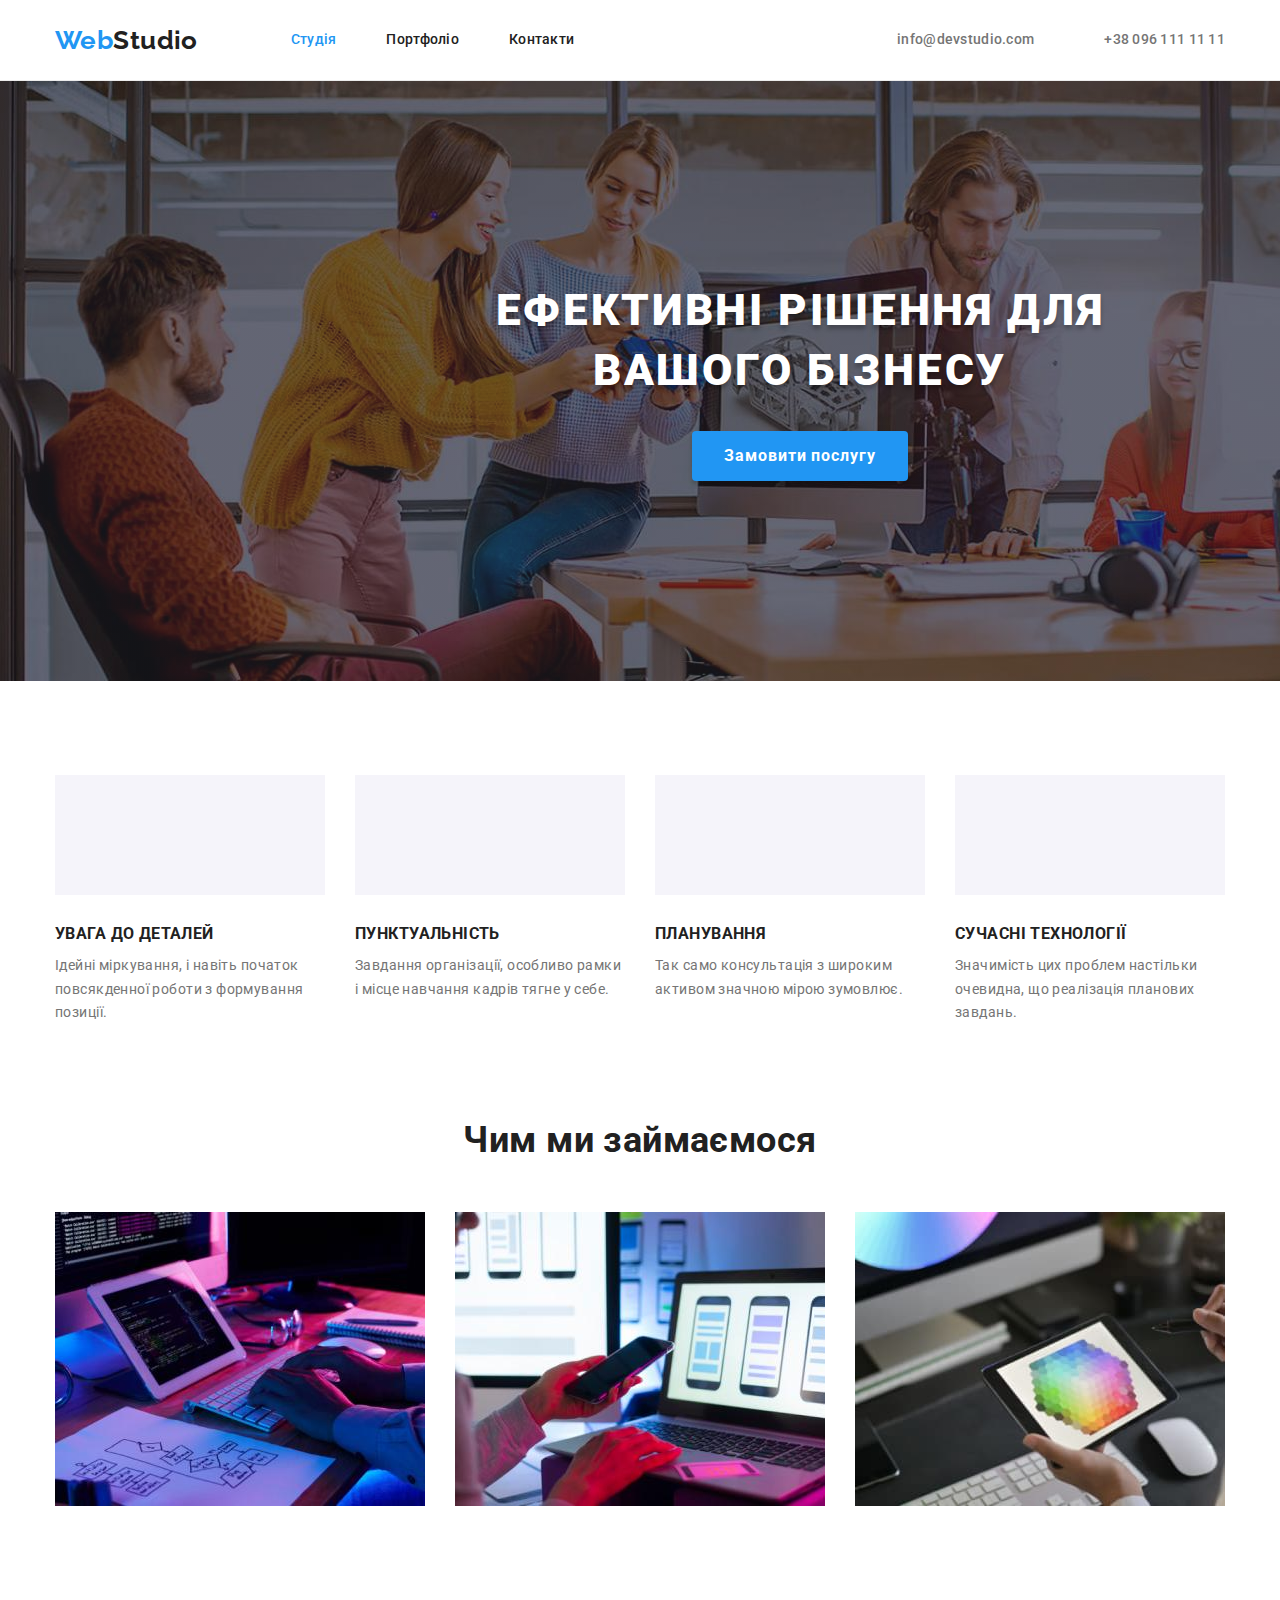
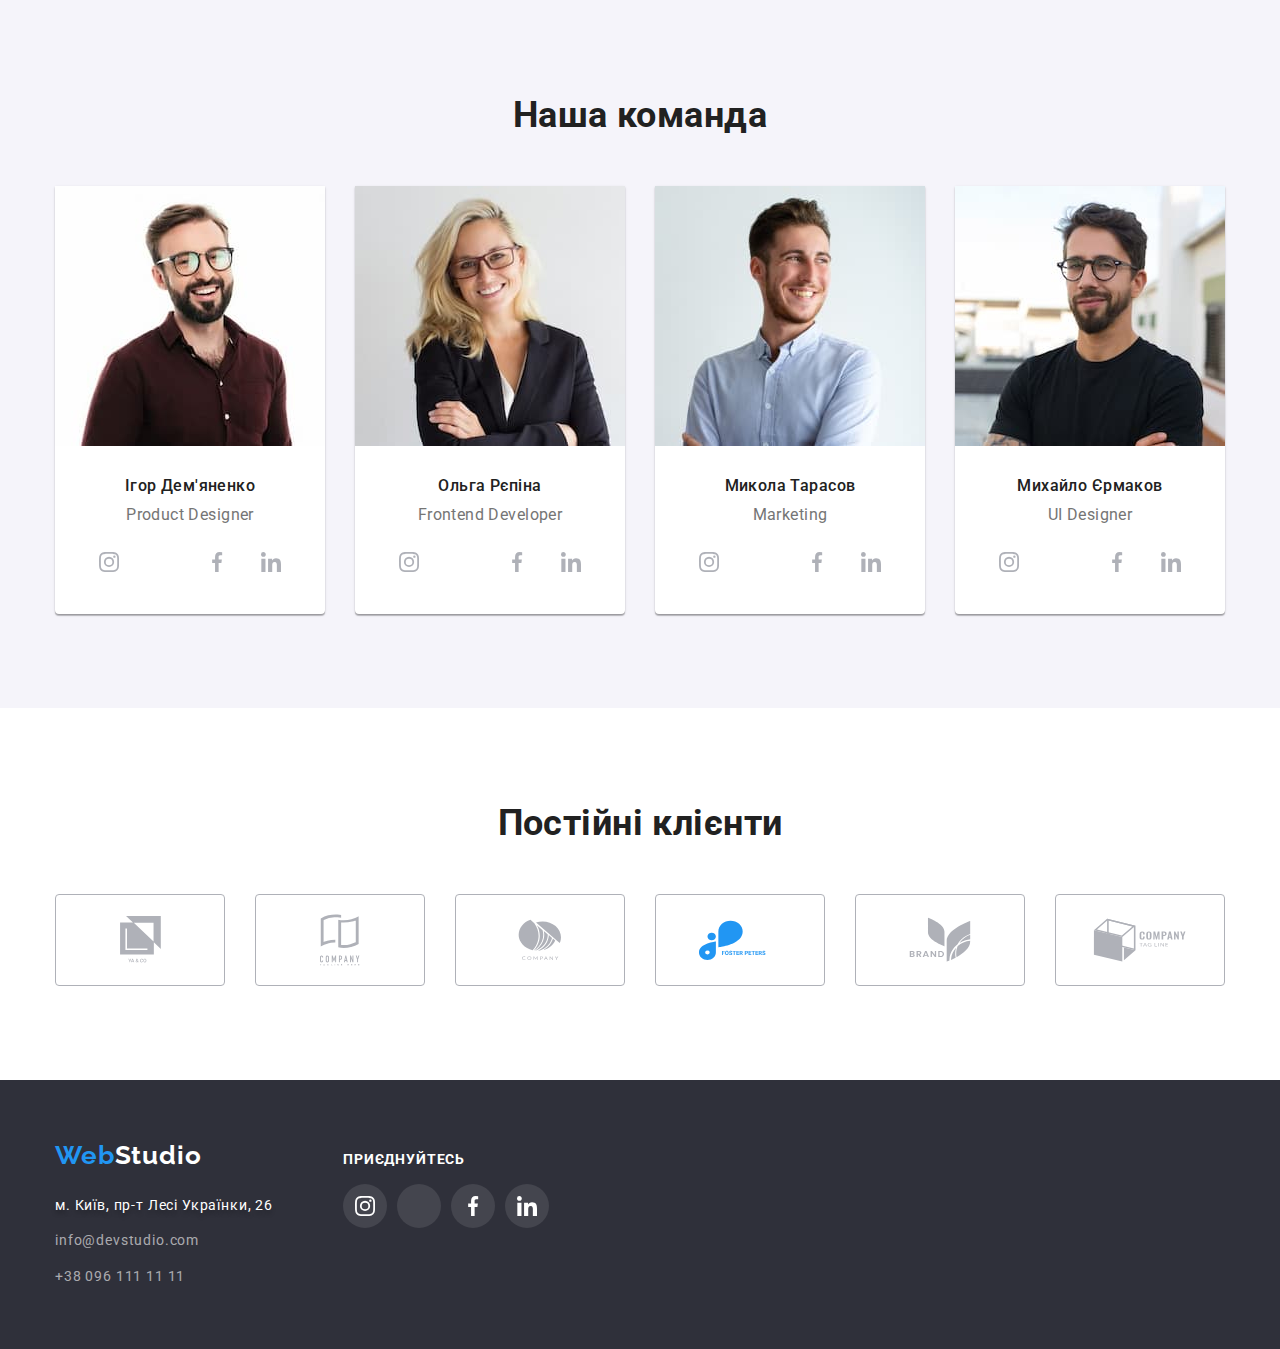
<file: index.html>
<!DOCTYPE html>
<html lang="ru">

<head>
  <meta charset="UTF-8">
  <meta http-equiv="X-UA-Compatible" content="IE=edge">
  <meta name="viewport" content="width=device-width, initial-scale=1.0">
  <title>Студія</title>
  <link href="https://fonts.googleapis.com/css2?family=Raleway:wght@700&family=Roboto:wght@400;500;700;900&display=swap"
    rel="stylesheet">
  <link rel="stylesheet" href="https://cdnjs.cloudflare.com/ajax/libs/modern-normalize/1.1.0/modern-normalize.min.css">
  <link rel="stylesheet" href="./css/styles.css">
</head>

<body>
  <header class="header">
    <div class="conteiner nav-main">
      <nav class="nav-contact">
        <a class="logo" href="./index.html"><span class="web">Web</span>Studio</a>
        <ul class="nav-item">
          <li class="item"><a href="./index.html" class="sate current">Студія</a></li>
          <li class="item"><a href="./portfolio.html" class="sate">Портфоліо</a></li>
          <li class="item"><a href="#contacts" class="sate">Контакти</a></li>
        </ul>
      </nav>
      <ul class="nav-herder">
        <li class="item">
          <a href="mailto:info@devstudio.com" class="contact">
            <svg class="icon-nav envelope">
              <use href="./images/icons.svg#icon-envelope">
              </use>
            </svg>info@devstudio.com</a>
        </li>
        <li class="item">
          <a href="tel:+380961111111" class="contact">
            <svg class="icon-nav smartphone">
              <use href="./images/icons.svg#icon-smartphone"></use>
            </svg> +38 096 111 11 11</a>
        </li>
      </ul>
    </div>
  </header>
  <main>

    <section class="hero">
      <div class="conteiner">
        <h1 class="hero-text">Ефективні рішення для вашого бізнесу</h1>
        <button type="button" class="button">Замовити послугу</button>
      </div>

    </section>


    <section class="work">
      <div class="conteiner ">
        <h2 class="visually-hidden">Перелік</h2>
        <ul class="work-benefis">
          <li class="benefits-item">
            <div class="group-cont">
              <svg class="group">
                <use href="./images/icons.svg#icon-antenna">
                </use>
              </svg>
            </div>
            <h3 class="benefits">УВАГА ДО ДЕТАЛЕЙ</h3>
            <p class="work-lits">
              Ідейні міркування, і навіть початок повсякденної роботи з
              формування позиції.
            </p>
          </li>

          <li class="benefits-item">
            <div class="group-cont">
              <svg class="group">
                <use href="./images/icons.svg#icon-clock">
                </use>
              </svg>
            </div>
            <h3 class="benefits">ПУНКТУАЛЬНІСТЬ</h3>
            <p class="work-lits">
              Завдання організації, особливо рамки і місце навчання кадрів тягне
              у себе.
            </p>
          </li>

          <li class="benefits-item">
            <div class="group-cont">
              <svg class="group">
                <use href="./images/icons.svg#icon-diagram">
                </use>
              </svg>
            </div>
            <h3 class="benefits">ПЛАНУВАННЯ</h3>
            <p class="work-lits">
              Так само консультація з широким активом значною мірою зумовлює.
            </p>
          </li>

          <li class="benefits-item">
            <div class="group-cont">
              <svg class="group">
                <use href="./images/icons.svg#icon-astronaut">
                </use>
              </svg>
            </div>
            <h3 class="benefits">СУЧАСНІ ТЕХНОЛОГІЇ</h3>
            <p class="work-lits">
              Значимість цих проблем настільки очевидна, що реалізація планових
              завдань.
            </p>
          </li>
        </ul>
      </div>
    </section>

    <section class="doing">
      <div class="conteiner">
        <h2 class="doing-titel">Чим ми займаємося</h2>
        <ul class="doing-item">
          <li class="doing-foto"><img class="img" src="./images/img1.jpg" alt="написання_коду" width="370"></li>
          <li class="doing-foto"><img class="img" src="./images/img2.jpg" alt="Оформлення" width="370"></li>
          <li class="doing-foto"><img class="img" src="./images/img3.jpg" alt="стилізація" width="370"></li>
        </ul>
      </div>
    </section>

    <section class="team">
      <div class="conteiner">
        <h2 class="team-titel">Наша команда</h2>
        <ul class="team-item">
          <li class="team-card">
            <img class="img" src="./images/img4.jpg" alt="Ігор Дем'яненко" width="270">
            <h3 class="tean-name">Ігор Дем'яненко</h3>
            <p class="profession">Product Designer</p>
            <ul class="social-list">
              <li class="social-item">
                <a href="https://instagram.com" class="bottom-social">
                  <svg class="social">
                    <use href="./images/icons.svg#icon-instagram">
                    </use>
                  </svg>
                </a>
              </li>
              <li class="social-item">
                <a href="https://twitter.com" class="bottom-social">
                  <svg class="social">
                    <use href="./images/icons.svg#icon-Twitter">
                    </use>
                  </svg>
                </a>
              </li>
              <li class="social-item">
                <a href="https://facebook.com" class="bottom-social">
                  <svg class="social">
                    <use href="./images/icons.svg#icon-facebook">
                    </use>
                  </svg>
                </a>
              </li>
              <li class="social-item">
                <a href="https://linkedin.com" class="bottom-social">
                  <svg class="social">
                    <use href="./images/icons.svg#icon-linkedin">
                    </use>
                  </svg>
                </a>
              </li>
            </ul>
          </li>

          <li class="team-card">
            <img class="img" src="./images/img5.jpg" alt="Ольга Рєпіна" width="270">
            <h3 class="tean-name">Ольга Рєпіна</h3>
            <p class="profession">Frontend Developer</p>
            <ul class="social-list">
              <li class="social-item">
                <a href="https://instagram.com">
                  <div class="bottom-social">
                    <svg class="social">
                      <use href="./images/icons.svg#icon-instagram">
                      </use>
                    </svg>
                  </div>
                </a>
              </li>

              <li class="social-item">
                <a href="https://twitter.com">
                  <div class="bottom-social">
                    <svg class="social">
                      <use href="./images/icons.svg#icon-Twitter">
                      </use>
                    </svg>
                  </div>

                </a>
              </li>

              <li class="social-item">
                <a href="https://facebook.com">
                  <div class="bottom-social">
                    <svg class="social">
                      <use href="./images/icons.svg#icon-facebook">
                      </use>
                    </svg>
                  </div>

                </a>
              </li>

              <li class="social-item">
                <a href="https://linkedin.com">
                  <div class="bottom-social">
                    <svg class="social">
                      <use href="./images/icons.svg#icon-linkedin">
                      </use>
                    </svg>
                  </div>

                </a>
              </li>
            </ul>
          </li>

          <li class="team-card">
            <img class="img" src="./images/img6.jpg" alt="Микола Тарасов" width="270">
            <h3 class="tean-name">Микола Тарасов</h3>
            <p class="profession">Marketing</p>
            <ul class="social-list">
              <li class="social-item">
                <a href="https://instagram.com">
                  <div class="bottom-social">
                    <svg class="social">
                      <use href="./images/icons.svg#icon-instagram">
                      </use>
                    </svg>
                  </div>
                </a>
              </li>

              <li class="social-item">
                <a href="https://twitter.com">
                  <div class="bottom-social">
                    <svg class="social">
                      <use href="./images/icons.svg#icon-Twitter">
                      </use>
                    </svg>
                  </div>

                </a>
              </li>

              <li class="social-item">
                <a href="https://facebook.com">
                  <div class="bottom-social">
                    <svg class="social">
                      <use href="./images/icons.svg#icon-facebook">
                      </use>
                    </svg>
                  </div>

                </a>
              </li>

              <li class="social-item">
                <a href="https://linkedin.com">
                  <div class="bottom-social">
                    <svg class="social">
                      <use href="./images/icons.svg#icon-linkedin">
                      </use>
                    </svg>
                  </div>

                </a>
              </li>
            </ul>
          </li>

          <li class="team-card">
            <img class="img" src="./images/img7.jpg" alt="Михайло Єрмаков" width="270">
            <h3 class="tean-name">Михайло Єрмаков</h3>
            <p class="profession">UI Designer</p>
            <ul class="social-list">
              <li class="social-item">
                <a href="https://instagram.com">
                  <div class="bottom-social">
                    <svg class="social">
                      <use href="./images/icons.svg#icon-instagram">
                      </use>
                    </svg>
                  </div>
                </a>
              </li>

              <li class="social-item">
                <a href="https://twitter.com">
                  <div class="bottom-social">
                    <svg class="social">
                      <use href="./images/icons.svg#icon-Twitter">
                      </use>
                    </svg>
                  </div>

                </a>
              </li>

              <li class="social-item">
                <a href="https://facebook.com">
                  <div class="bottom-social">
                    <svg class="social">
                      <use href="./images/icons.svg#icon-facebook">
                      </use>
                    </svg>
                  </div>

                </a>
              </li>

              <li class="social-item">
                <a href="https://linkedin.com">
                  <div class="bottom-social">
                    <svg class="social">
                      <use href="./images/icons.svg#icon-linkedin">
                      </use>
                    </svg>
                  </div>

                </a>
              </li>
            </ul>
          </li>
        </ul>
      </div>
    </section>
    <section class=klients>
      <div class="conteiner">
        <h2 class="titel-klient">Постійні клієнти</h2>
        <ul class="klients-list">
          <li class="klients-item">
            <a href="" class="klients-sate">
              <svg class="klients-icon" width=41 height=46.7>
                <use href="./images/icons.svg#icon-klient1">
                </use>
              </svg>
            </a>
          </li>

          <li class="klients-item">
            <a href="" class="klients-sate">
              <svg class="klients-icon" width=40 height=52>
                <use href="./images/icons.svg#icon-klient2">
                </use>
              </svg>
            </a>
          </li>

          <li class="klients-item">
            <a href="" class="klients-sate">
              <svg class="klients-icon" width=43.46 height=41.18>
                <use href="./images/icons.svg#icon-klient3">
                </use>
              </svg>
            </a>
          </li>

          <li class="klients-item">
            <a href="" class="klients-sate">
              <svg class="klients-icon" width=84.44 height=40.62>
                <use href="./images/icons.svg#icon-klient4">
                </use>
              </svg>
            </a>
          </li>

          <li class="klients-item">
            <a href="" class="klients-sate">
              <svg class="klients-icon" width=62.54 height=45.43>
                <use href="./images/icons.svg#icon-klient5">
                </use>
              </svg>
            </a>
          </li>

          <li class="klients-item">
            <a href="" class="klients-sate">
              <svg class="klients-icon" width=93.79 height=43.93>
                <use href="./images/icons.svg#icon-klient6">
                </use>
              </svg>
            </a>
          </li>
        </ul>
      </div>


    </section>
  </main>
  <footer class="bottom">
    <div class="conteiner footet-icon ">
      <div class="bottom-info">
        <a class="logo-bottom" href="./index.html"><span class="web">Web</span>Studio</a>

        <address class="address">
          <ul class="contacts">
            <li class="contacts-bottom">
              <a class="map" href="https://goo.gl/maps/SfQESJmpyGkEM5ET7" target="_blank" rel="noreferrer noopener">
                м. Київ, пр-т Лесі Українки, 26
              </a>
            </li>

            <li class="contacts-bottom">
              <a href="mailto:info@devstudio.com" class="contact-bottom">info@devstudio.com</a>
            </li>

            <li class="contacts-bottom">
              <a href="tel:+380961111111" class="contact-bottom">+38 096 111 11 11</a>
            </li>
          </ul>
        </address>
      </div>
      <div class="bottom-titel">

        <p class="come">приєднуйтесь</p>

        <ul class="social-list">
          <li class="social-item">
            <a href="https://instagram.com" class="b-bottom-social">
              <svg class="b-social">
                <use href="./images/icons.svg#icon-instagram">
                </use>
              </svg>
            </a>
          </li>
          <li class="social-item">
            <a href="https://twitter.com" class="b-bottom-social">
              <svg class="b-social">
                <use href="./images/icons.svg#icon-Twitter">
                </use>
              </svg>
            </a>
          </li>
          <li class="social-item">
            <a href="https://facebook.com" class="b-bottom-social">
              <svg class="b-social">
                <use href="./images/icons.svg#icon-facebook">
                </use>
              </svg>
            </a>
          </li>
          <li class="social-item">
            <a href="https://linkedin.com" class="b-bottom-social">
              <svg class="b-social">
                <use href="./images/icons.svg#icon-linkedin">
                </use>
              </svg>
            </a>
          </li>
        </ul>
      </div>
    </div>
  </footer>

</body>







</html>
</file>
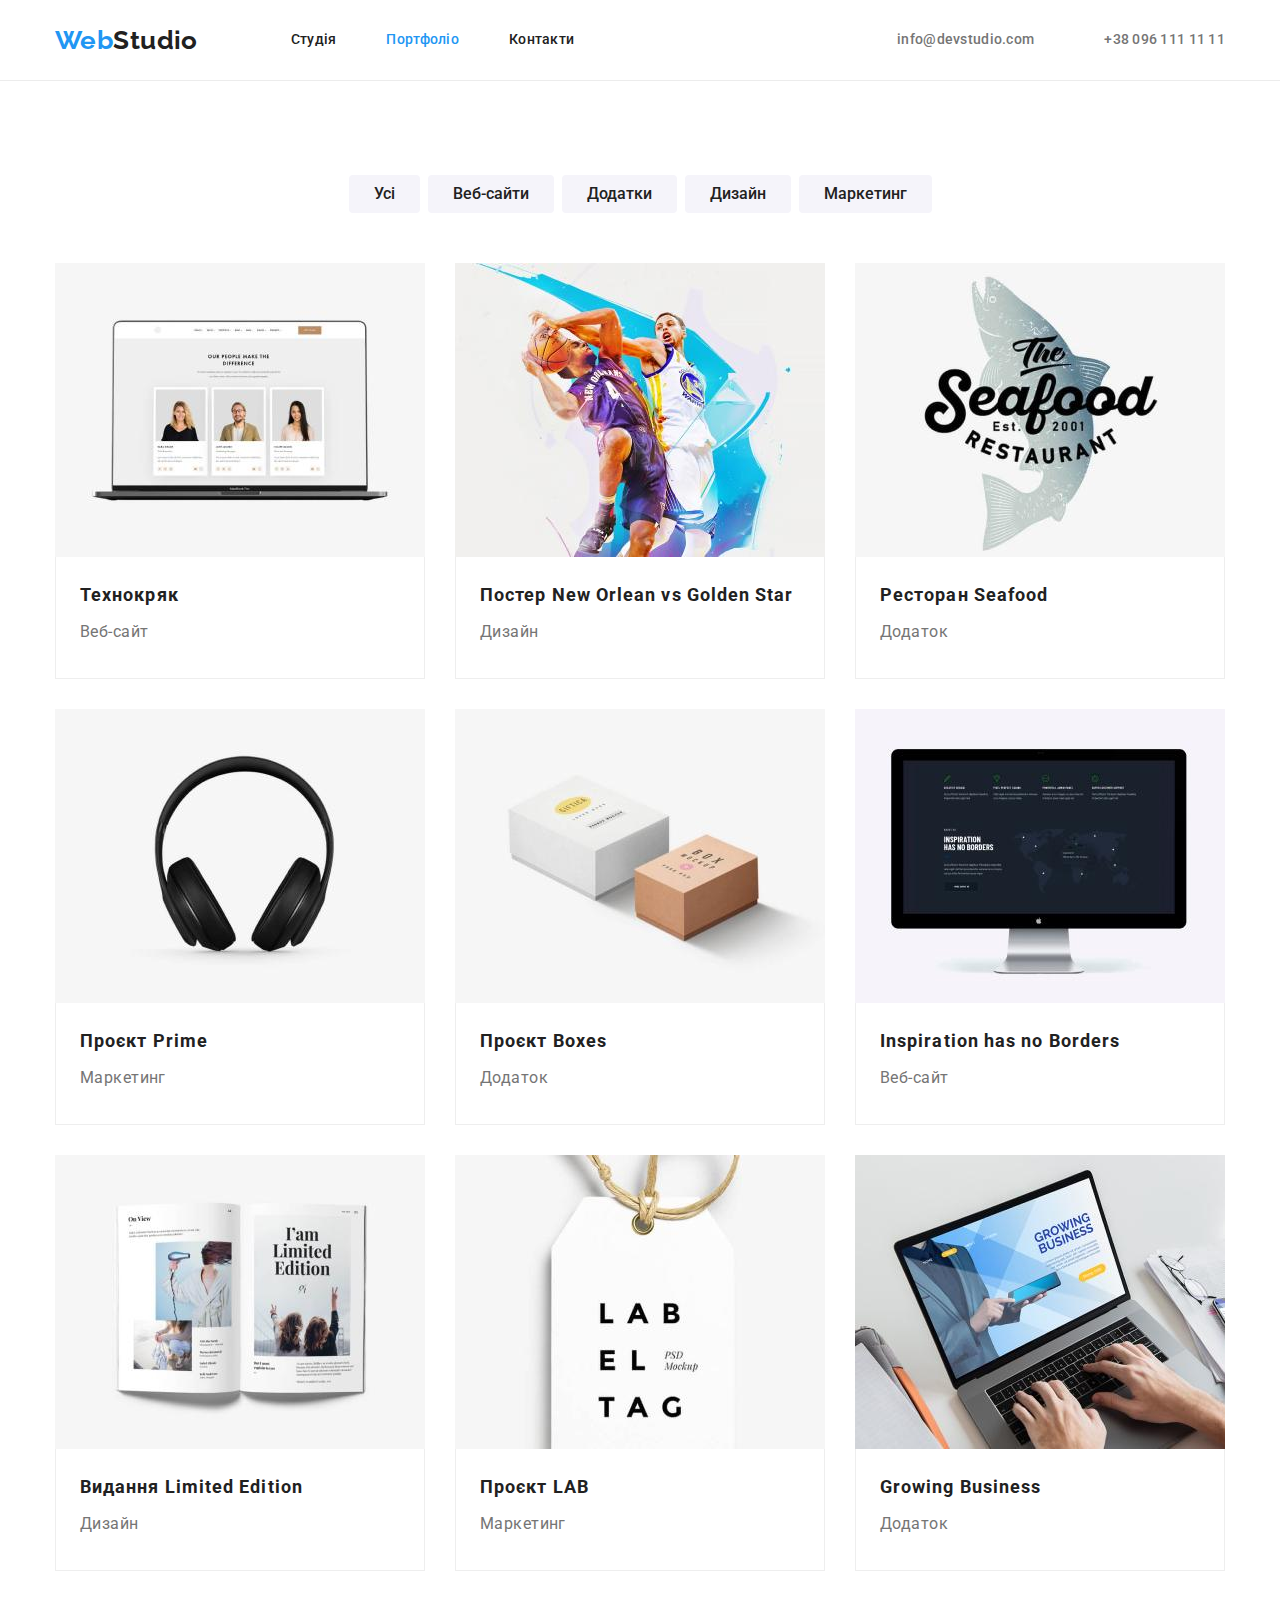
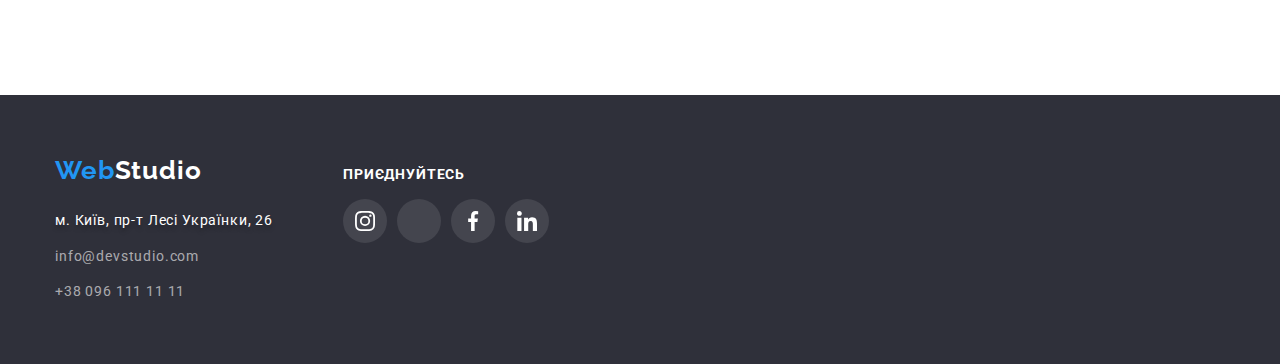
<file: portfolio.html>
<!DOCTYPE html>
<html lang="ru">

<head>
  <meta charset="UTF-8">
  <meta http-equiv="X-UA-Compatible" content="IE=edge">
  <meta name="viewport" content="width=device-width, initial-scale=1.0">
  <title>Portfolio</title>
  <link href="https://fonts.googleapis.com/css2?family=Raleway:wght@700&family=Roboto:wght@400;500;700;900&display=swap"
    rel="stylesheet">
  <link rel="stylesheet" href="https://cdnjs.cloudflare.com/ajax/libs/modern-normalize/1.1.0/modern-normalize.min.css">

  <link rel="stylesheet" href="./css/styles.css">
</head>

<body>
  <header class="header">
    <div class="conteiner nav-main">
      <nav class="nav-contact">
        <a class="logo" href="./index.html"><span class="web">Web</span>Studio</a>
        <ul class="nav-item">
          <li class="item"><a href="./index.html" class="sate ">Студія</a></li>
          <li class="item"><a href="./portfolio.html" class="sate current">Портфоліо</a></li>
          <li class="item"><a href="#contacts" class="sate">Контакти</a></li>
        </ul>
      </nav>
      <ul class="nav-herder">
        <li class="item">
          <a href="mailto:info@devstudio.com" class="contact">
            <svg class="icon-nav envelope">
              <use href="./images/icons.svg#icon-envelope">
              </use>
            </svg>info@devstudio.com</a>
        </li>
        <li class="item">
          <a href="tel:+380961111111" class="contact">
            <svg class="icon-nav smartphone">
              <use href="./images/icons.svg#icon-smartphone"></use>
            </svg> +38 096 111 11 11</a>
        </li>
      </ul>
    </div>
  </header>
  <main>

    <section class="portfolio">
      <div class="conteiner">
        <h1 class="visually-hidden">Портфолио</h1>
        <ul class="button-item">
          <li class="nav-button"><button type="button" class="button-portfolio">Усі</button></li>

          <li class="nav-button">
            <button type="button" class="button-portfolio">Веб-сайти</button>
          </li>

          <li class="nav-button">
            <button type="button" class="button-portfolio">Додатки</button>
          </li>

          <li class="nav-button">
            <button type="button" class="button-portfolio">Дизайн</button>
          </li>

          <li class="nav-button">
            <button type="button" class="button-portfolio">Маркетинг</button>
          </li>
        </ul>

        <ul class="portfilio">
          <li class="projects">
            <a href="" class="projects-karts">
              <img class="item-foto" src="./images/img8.jpg" alt="Технокряк" width="370">
              <div class="item-h">
                <h2 class="portfolio-projects">Технокряк</h2>
                <p class="specification-projects">Веб-сайт</p>
              </div>
            </a>


          <li class="projects">
            <a href="" class="projects-karts">
              <img class="item-foto" src="./images/img9.jpg" alt="Постер New Orlean vs Golden Star" width="370">
              <div class="item-h">
                <h2 class="portfolio-projects">Постер New Orlean vs Golden Star</h2>
                <p class="specification-projects">Дизайн</p>
              </div>
            </a>

          </li>

          <li class="projects">
            <a href="" class="projects-karts">
              <img class="item-foto" src="./images/img10.jpg" alt="Ресторан Seafood" width="370">
              <div class="item-h">
                <h2 class="portfolio-projects">Ресторан Seafood</h2>
                <p class="specification-projects">Додаток</p>
              </div>
            </a>

          </li>

          <li class="projects">
            <a href="" class="projects-karts">
              <img class="item-foto" src="./images/img11.jpg" alt="Проєкт Prime" width="370">
              <div class="item-h">
                <h2 class="portfolio-projects">Проєкт Prime</h2>
                <p class="specification-projects">Маркетинг</p>
              </div>
            </a>

          </li>

          <li class="projects">
            <a href="" class="projects-karts">
              <img class="item-foto" src="./images/img12.jpg" alt="Проєкт Boxes" width="370">
              <div class="item-h">
                <h2 class="portfolio-projects">Проєкт Boxes</h2>
                <p class="specification-projects">Додаток</p>
              </div>
            </a>

          </li>

          <li class="projects">
            <a href="" class="projects-karts">
              <img class="item-foto" src="./images/img13.jpg" alt="Inspiration has no Borders" width="370">
              <div class="item-h">
                <h2 class="portfolio-projects">Inspiration has no Borders</h2>
                <p class="specification-projects">Веб-сайт</p>
              </div>
            </a>

          </li>

          <li class="projects">
            <a href="" class="projects-karts">
              <img class="item-foto" src="./images/img14.jpg" alt="Видання Limited Edition" width="370">
              <div class="item-h">
                <h2 class="portfolio-projects">Видання Limited Edition</h2>
                <p class="specification-projects">Дизайн</p>
              </div>
            </a>

          </li>

          <li class="projects">
            <a href="" class="projects-karts">
              <img class="item-foto" src="./images/img15.jpg" alt="Проєкт LAB" width="370">
              <div class="item-h">
                <h2 class="portfolio-projects">Проєкт LAB</h2>
                <p class="specification-projects">Маркетинг</p>
              </div>
            </a>

          </li>

          <li class="projects">
            <a href="" class="projects-karts">
              <img class="item-foto" src="./images/img16.jpg" alt="Growing Business" width="370">
              <div class="item-h">
                <h2 class="portfolio-projects">Growing Business</h2>
                <p class="specification-projects">Додаток</p>
              </div>
            </a>

          </li>
        </ul>
      </div>
    </section>

  </main>
  <footer class="bottom ">
    <div class="conteiner footet-icon ">
      <div class="bottom-info">
        <a class="logo-bottom" href="./index.html"><span class="web">Web</span>Studio</a>

        <address class="address">
          <ul class="contacts">
            <li class="contacts-bottom">
              <a class="map" href="https://goo.gl/maps/SfQESJmpyGkEM5ET7" target="_blank" rel="noreferrer noopener">
                м. Київ, пр-т Лесі Українки, 26
              </a>
            </li>

            <li class="contacts-bottom">
              <a href="mailto:info@devstudio.com" class="contact-bottom">info@devstudio.com</a>
            </li>

            <li class="contacts-bottom">
              <a href="tel:+380961111111" class="contact-bottom">+38 096 111 11 11</a>
            </li>
          </ul>
        </address>
      </div>
      <div class="bottom-titel">

        <p class="come">приєднуйтесь</p>

        <ul class="social-list">
          <li class="social-item">
            <a href="https://instagram.com" class="b-bottom-social">
              <svg class="b-social">
                <use href="./images/icons.svg#icon-instagram">
                </use>
              </svg>
            </a>
          </li>
          <li class="social-item">
            <a href="https://twitter.com" class="b-bottom-social">
              <svg class="b-social">
                <use href="./images/icons.svg#icon-Twitter">
                </use>
              </svg>
            </a>
          </li>
          <li class="social-item">
            <a href="https://facebook.com" class="b-bottom-social">
              <svg class="b-social">
                <use href="./images/icons.svg#icon-facebook">
                </use>
              </svg>
            </a>
          </li>
          <li class="social-item">
            <a href="https://linkedin.com" class="b-bottom-social">
              <svg class="b-social">
                <use href="./images/icons.svg#icon-linkedin">
                </use>
              </svg>
            </a>
          </li>
        </ul>
      </div>
    </div>
  </footer>
</body>

</html>
</file>
<file: css/styles.css>
:root {
  --text-color: #757575;
  --logo-color: #2196f3;
  --fon-color: #ffffff;
  --titel-color: #212121;
  --fon-hero-color: #2f303a;
  --team-colof: #f5f4fa;
  --icon-color: #AFB1B8;
  --border-portfolio-color: #eeeeee;
  --paddidng-top-section: 94px;
  --paddidng-bottom-section: 94px;
}


body {
  font-family: Roboto, sans-serif;
  font-weight: normal;
  font-size: 14px;
  line-height: 1.71;
  letter-spacing: 0.03em;
  color: var(--text-color);
  background-color: var(--fon-color);
}

h1,
h2,
h3,
p {
  margin: 0;
  padding: 0;
}

ul {
  list-style: none;
  padding: 0;
  margin: 0;
}

.conteiner {
  width: 1200px;
  margin: 0 auto;
  padding: 0 15px;
}

.item>.current {
  color: var(--logo-color);
}

/* --------------ШАПКА--------------- */
.header {
  border-bottom-width: 1px;
  border-bottom-style: solid;
  border-bottom-color: #ececec;
}

/* ------------КОНТАКТИ----------- */
.nav-herder {
  display: inline-flex;
  margin-left: auto;
}

.icon-nav.envelope {
  width: 16px;
  height: 12px;
  margin-right: 10px;
}

.icon-nav.smartphone {
  width: 10px;
  height: 16px;
  margin-right: 10px;
}

.icon-nav.smartphone:hover,
.envelope:hover,
.icon-nav.smartphone:hover,
.envelope:focus {
  box-shadow: 0px 4px 4px rgba(0, 0, 0, 0.25);
}

.contact {
  display: flex;
  align-items: center;
  font-weight: 500;
  line-height: 1.14;
  letter-spacing: 0.02em;
  color: var(--text-color);
  fill: var(--text-color);
  text-decoration: none;
}

.contact:hover,
.contact:focus {
  color: var(--logo-color);
  fill: var(--logo-color);
}

/* --------------ЛОГО-----------------*/
.logo {
  display: flex;
  font-family: "Raleway", sans-serif;
  color: var(--titel-color);
  font-weight: 700;
  font-size: 26px;
  line-height: 1.19;
  text-decoration: none;
}

.web {
  font-weight: 700;
  font-size: 26px;
  line-height: 1.19;
  color: var(--logo-color);
}

/* ---------------САЙТИ-------------- */


.nav-contact {
  display: flex;
  align-items: center;
}

.nav-main {
  display: flex;
  align-items: center;
}

.nav-item {
  display: flex;
  margin-left: 93px;
}

.item+.item {
  margin-left: 50px;
}

.sate {
  display: block;
  padding-top: 32px;
  padding-bottom: 32px;

  font-weight: 500;
  line-height: 1.14;
  text-decoration: none;
  letter-spacing: 0.02em;

  color: var(--titel-color);
}

.sate:hover,
.sate:focus {
  color: var(--logo-color);
}


/* --------------ГЕРОЙ------------- */
.hero {
  width: 1600px;
  height: 600px;
  margin-left: auto;
  margin-right: auto;
  padding-top: 200px;
  padding-bottom: 200px;

  text-align: center;

  background-image: linear-gradient(to right, rgba(47, 48, 58, 0.4), rgba(47, 48, 58, 0.4)),
    url(../images/hero-fone.jpg);
  background-color: var(--fon-hero-color);
  background-position: center;
  background-size: cover;
  background-repeat: no-repeat;
}

.button {
  margin-top: 30px;
  padding: 10px 32px;

  font-family: inherit;
  font-weight: 700;
  font-size: 16px;
  line-height: 1.88;
  align-items: center;
  text-align: center;
  letter-spacing: 0.06em;

  border: none;
  border-radius: 4px;
  cursor: pointer;
  color: var(--fon-color);
  background-color: var(--logo-color);
  box-shadow: 0px 4px 4px rgba(0, 0, 0, 0.15);
}

.button:hover,
.button:focus {
  background-color: var(--fon-color);
  color: var(--logo-color);
}

.hero-text {
  width: 696px;
  margin: auto;

  font-weight: 900;
  font-size: 44px;
  line-height: 1.36;
  letter-spacing: 0.06em;
  text-transform: uppercase;
  text-align: center;

  color: var(--fon-color);
  text-shadow: 0px 4px 4px rgba(0, 0, 0, 0.25);
}

/* --------------ПЕРЕЛІК РОБІТ--------------- */
.work {
  padding-top: var(--paddidng-top-section);
  padding-bottom: var(--paddidng-bottom-section);
}



.visually-hidden {
  position: absolute;
  width: 1px;
  height: 1px;
  margin: -1px;
  border: 0;
  padding: 0;

  white-space: nowrap;
  clip-path: inset(100%);
  clip: rect(0 0 0 0);
  overflow: hidden;
}

.work-benefis {
  display: flex;
}

.benefits-item+.benefits-item {
  margin-left: 30px;
}

.group-cont {
  display: flex;
  width: 270px;
  height: 120px;

  justify-content: center;
  align-items: center;

  background-color: var(--team-colof);
}

.group {
  width: 70px;
  height: 70px;

  padding: 0;
  margin: 0;
}

.benefits {
  margin-top: 30px;

  font-weight: 700;
  line-height: 1.14;
  text-transform: uppercase;

  color: var(--titel-color);
}

.work-lits {
  margin-top: 10px;

  line-height: 1.71;

}


/* -------------Чим ми займаємося------------- */
.doing-titel {
  font-weight: 700;
  font-size: 36px;
  line-height: 1.17;
  text-align: center;
  color: var(--titel-color);
}

.doing-foto+.doing-foto {
  margin-left: 30px;
}

.doing {
  padding-bottom: var(--paddidng-bottom-section);
}

.doing-item {
  display: flex;
  flex-basis: calc((100%-60px) / 3);
  margin-top: 50px;
}


/* -----------------КОМАНДА---------------- */
.team {
  padding-top: var(--paddidng-top-section);
  padding-bottom: var(--paddidng-bottom-section);
  background-color: var(--team-colof);
}

.team-titel {
  font-weight: 700;
  font-size: 36px;
  line-height: 1.17;
  text-align: center;
  color: var(--titel-color);
}

.team-item {
  display: flex;
  flex-wrap: wrap;
  margin-top: 50px;
}

.team-card+.team-card {
  margin-left: 30px;
}

.team-card {
  border-radius: 0px 0px 4px 4px;
  background: var(--fon-color);
  box-shadow: 0px 1px 3px rgba(0, 0, 0, 0.12), 0px 1px 1px rgba(0, 0, 0, 0.14),
    0px 2px 1px rgba(0, 0, 0, 0.2);
  border-radius: 0px 0px 4px 4px;
}

.tean-name {
  padding-top: 30px;
  font-weight: 500;
  font-size: 16px;
  line-height: 1.19;
  text-align: center;
  color: var(--titel-color);
}

.img {
  display: block;
  width: 100%;
  height: auto;
}

.profession {
  margin-top: 10px;
  text-align: center;
  font-size: 16px;
  line-height: 1.19;
}


/* -----------------КОМАНДА соц.сети---------------- */

.bottom-social {
  display: flex;
  width: 44px;
  height: 44px;

  align-items: center;
  justify-content: center;

  border-radius: 50%;
  border: none;
  color: var(--icon-color);
  background-color: var(--fon-color);
}

.social {
  width: 20px;
  height: 20px;
  fill: currentColor;

}

.bottom-social:focus,
.bottom-social:hover {
  background-color: var(--logo-color);
  color: var(--fon-color);
}

.social:focus,
.social:hover {
  fill: var(--fon-color);
  background-color: var(--logo-color);
}

.social-item+.social-item {
  margin-left: 10px;
}

.social-list {
  display: flex;
  margin-top: 16px;
  padding-bottom: 30px;
  justify-content: center;
}


/* --------------------Постійні клієнти---------------------- */

.klients {
  padding-top: var(--paddidng-top-section);
  padding-bottom: var(--paddidng-bottom-section);
}

.titel-klient {
  font-weight: 700;
  font-size: 36px;
  line-height: 1.17;
  text-align: center;
  color: var(--titel-color);
}

.klients-list {
  display: flex;
  flex-wrap: wrap;
  margin-top: 50px;
}

.klients-item+.klients-item {
  margin-left: 30px;
}

.klients-sate {
  display: inline-flex;
  width: 170px;
  height: 92px;

  justify-content: center;
  align-items: center;

  fill: var(--icon-color);
  border: 1px solid var(--icon-color);
  border-radius: 4px;
}

.klients-sate:hover,
.klients-sate:focus {
  fill: var(--logo-color);
  border: 1px solid var(--logo-color);
}

/* -----------------ПІДВАЛ---------------- */

.bottom {
  padding-top: 60px;
  padding-bottom: 60px;

  line-height: 1.88;
  letter-spacing: 0.06em;

  color: var(--fon-color);
  background-color: var(--fon-hero-color);
}

/* ----------------лого подвал------------------ */
.logo-bottom {
  display: inline-block;
  font-family: "Raleway", sans-serif;
  font-weight: 700;
  font-size: 26px;
  line-height: 1.19;
  text-decoration: none;
  color: var(--fon-color);
}

/* ---------------------Контакти підвал-------------- */
.footet-icon {
  display: flex;
  align-items: baseline;

}

.map {
  display: inline-block;
  text-decoration: none;
  line-height: 1.71;
  color: var(--fon-color);
  text-shadow: 0px 4px 4px rgba(0, 0, 0, 0.25);
}

.map:hover,
.map:focus {
  color: var(--logo-color);
}

.address {
  font-style: normal;
  margin-top: 20px;
}

.contacts-bottom+.contacts-bottom {
  margin-top: 9px;
}

.contact-bottom {
  display: inline-block;
  line-height: 1.71;
  text-decoration: none;
  color: rgba(255, 255, 255, 0.6);
}


.contact-bottom:hover,
.contact-bottom:focus {
  color: var(--logo-color);

}

.contacts-bottom+.contacts-bottom {
  margin-top: 9px;
}

/* ----------------СОЦ.Своя Сторінка-------------  */
.bottom-titel {
  display: block;
  margin-left: 70px;
}

.come {
  font-weight: 700;
  font-size: 14px;
  line-height: 1.14;
  text-transform: uppercase;
  color: var(--fon-color);
}

.b-bottom-social {
  display: flex;
  width: 44px;
  height: 44px;

  align-items: center;
  justify-content: center;


  border-radius: 50%;
  border: none;

  color: var(--fon-color);
  background: rgba(255, 255, 255, 0.1);
}

.b-social {
  width: 20px;
  height: 20px;
  fill: currentColor;

}

.b-bottom-social:focus,
.b-bottom-social:hover {
  background-color: var(--logo-color);
  color: var(--fon-color);
}

.b-social:focus,
.b-social:hover {
  fill: var(--fon-color);
  background-color: var(--logo-color);
}


/*-------------------------ПОРТФОЛИО--------------------- */

.portfolio {
  padding-top: var(--paddidng-top-section);
  padding-bottom: var(--paddidng-bottom-section);
}

/* -------------------------КНОПКИ------------------------ */
.button-item {
  display: flex;
  justify-content: center;
}

.nav-button+.nav-button {
  margin-left: 8px;
}

.button-portfolio {
  padding-top: 6px;
  padding-bottom: 6px;
  padding-left: 25px;
  padding-right: 25px;

  font-family: inherit;
  font-weight: 500;
  font-size: 16px;
  line-height: 1.62;
  color: var(--titel-color);

  border: none;
  border-radius: 4px;
  cursor: pointer;

  background-color: var(--team-colof);
}

.button-portfolio:hover,
.button-portfolio:focus {
  background-color: var(--logo-color);
  color: var(--fon-color);
  box-shadow: 0px 3px 1px rgba(0, 0, 0, 0.1), 0px 1px 2px rgba(0, 0, 0, 0.08), 0px 2px 2px rgba(0, 0, 0, 0.12);
}

/* -------------НАШІ РОБОТИ------------------- */

.portfilio {
  display: flex;
  flex-wrap: wrap;
  margin-top: 50px;
}

.projects {
  margin-right: 30px;
  margin-bottom: 30px;
  background-color: var(--fon-color);
}

.projects:nth-child(3n) {
  margin-right: 0;
}

.projects-karts {
  display: block;
  text-decoration: none;
  color: var(--text-color);
}

.projects-karts:hover,
.projects-karts:focus {
  box-shadow: 0px 4px 4px rgba(0, 0, 0, 0.25), 0px 4px 4px rgba(0, 0, 0, 0.06), 1px 4px 6px rgba(0, 0, 0, 0.16);
}

.item-foto {
  display: block;
  width: 100%;
  height: auto;
}

/* ---------стиль рамки-------- */
.item-h {
  padding: 20px 24px 31px;
  border-right-width: 1px;
  border-right-style: solid;
  border-right-color: var(--border-portfolio-color);

  /* Встановить стилі нижньої рамки */
  border-bottom-width: 1px;
  border-bottom-style: solid;
  border-bottom-color: var(--border-portfolio-color);

  /* Встановить стилі лівої рамки */
  border-left-width: 1px;
  border-left-style: solid;
  border-left-color: var(--border-portfolio-color);
}

.portfolio-projects {
  font-size: 18px;
  line-height: 2;
  letter-spacing: 0.06em;
  color: var(--titel-color);
}

.specification-projects {
  margin-top: 4px;
  font-size: 16px;
  line-height: 1.88;
}
</file>
